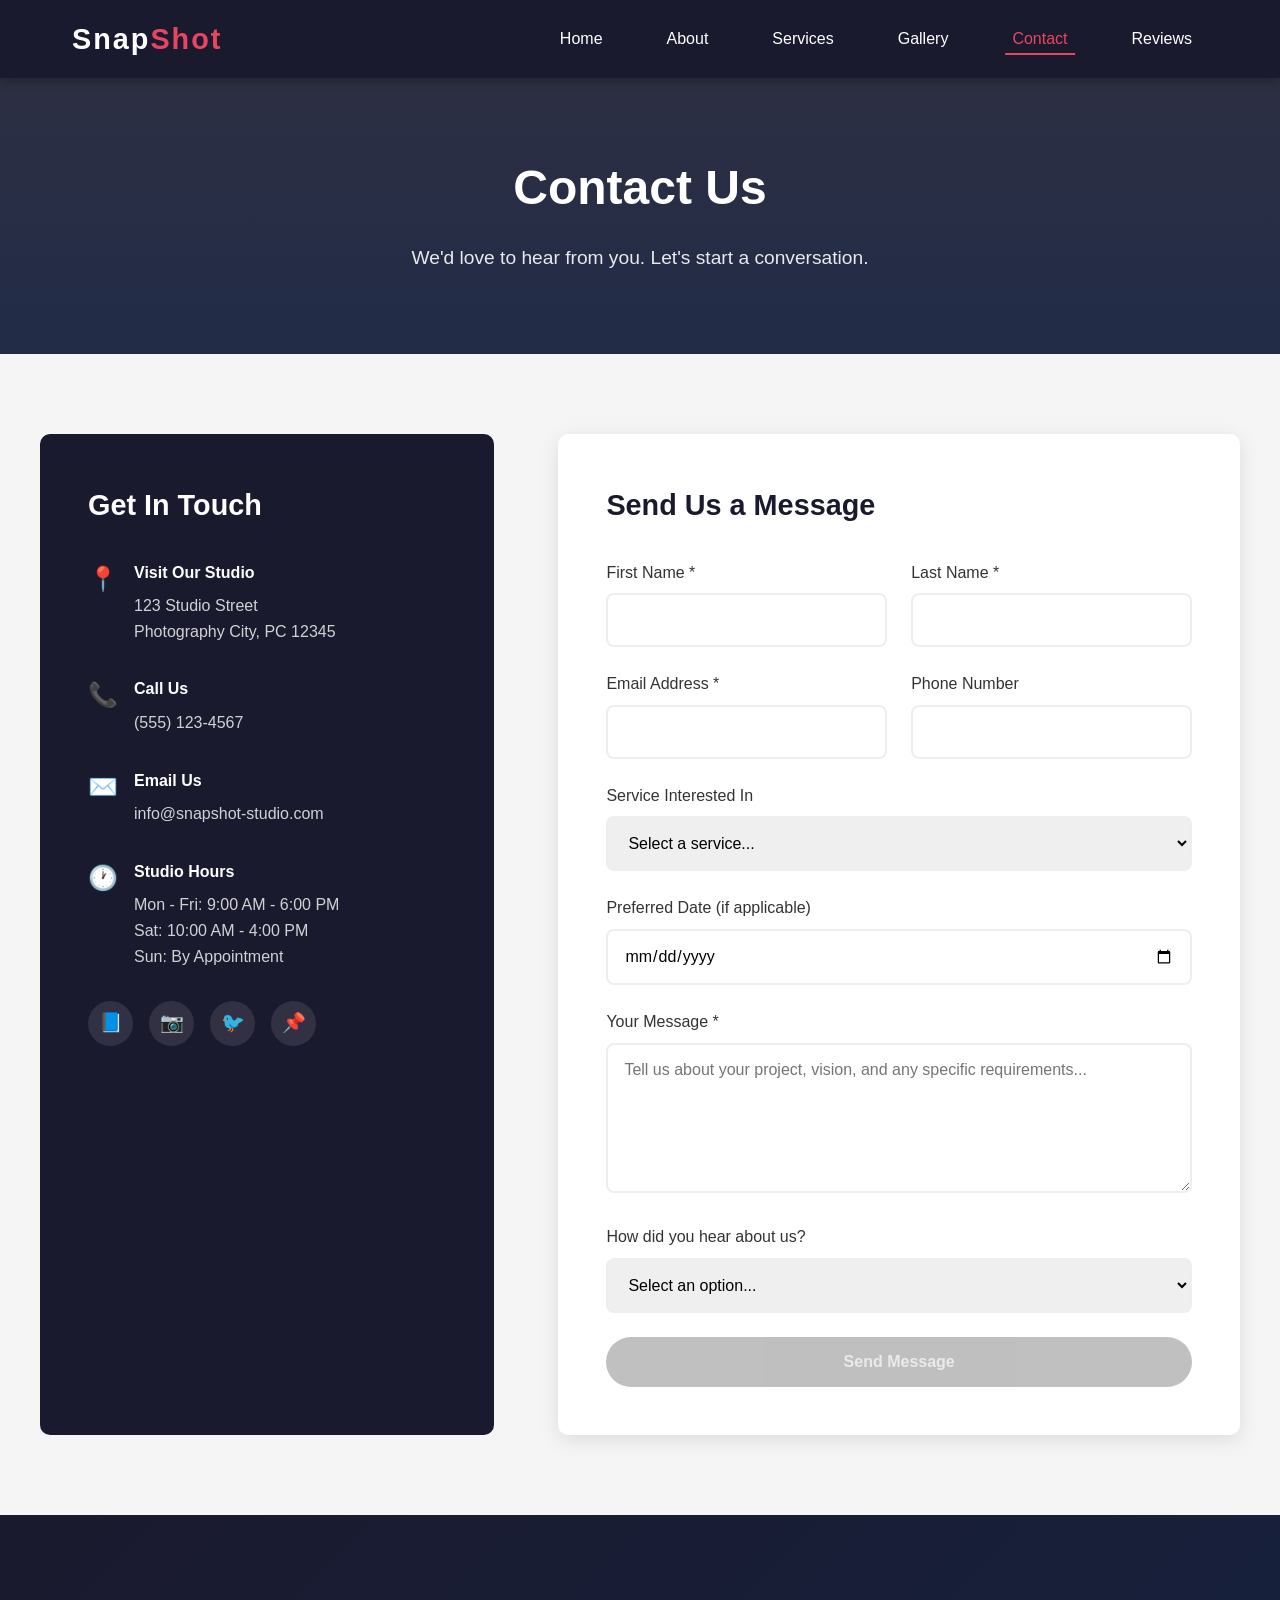
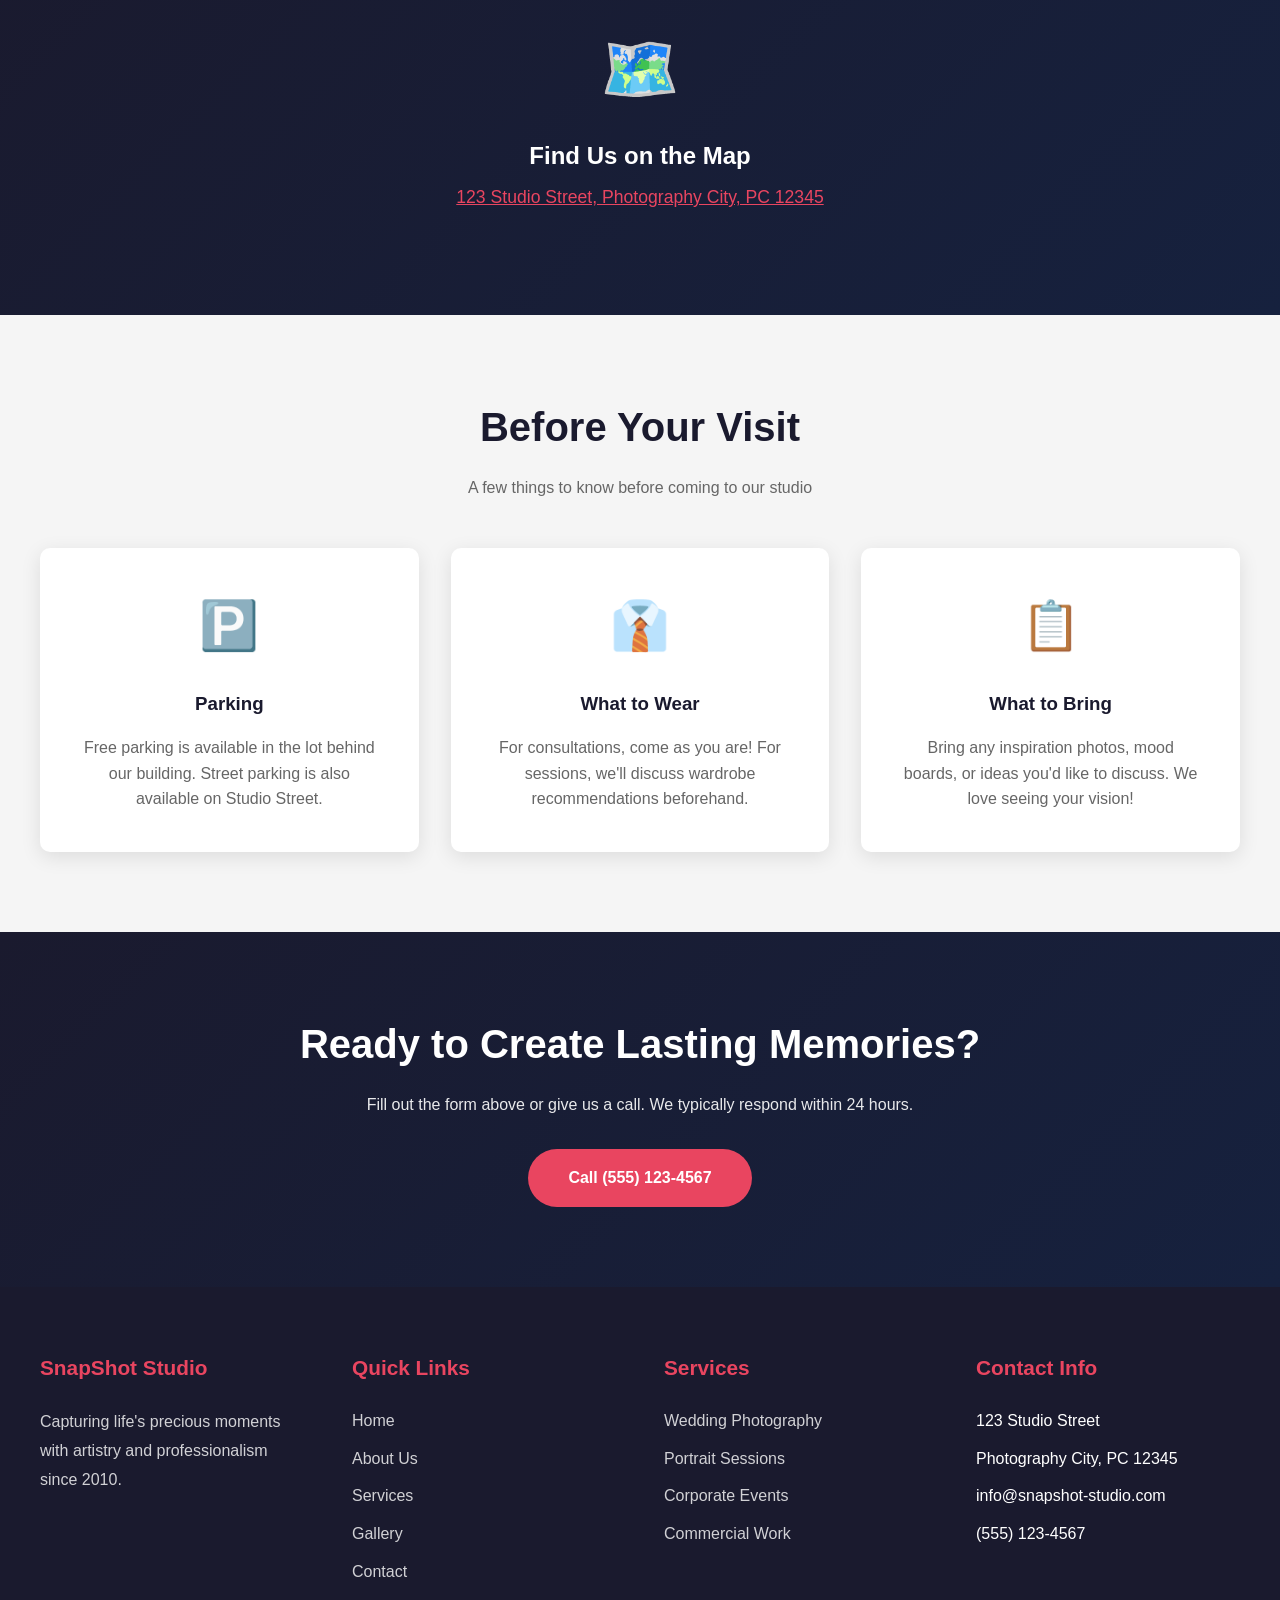
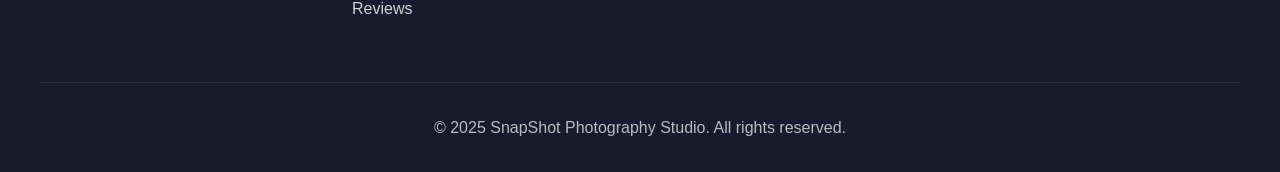
<file: contact.html>
<!DOCTYPE html>
<html lang="en">
<head>
    <meta charset="UTF-8">
    <meta name="viewport" content="width=device-width, initial-scale=1.0">
    <title>Contact - SnapShot Photography Studio</title>
    <link rel="stylesheet" href="styles.css">
    <style>
        .btn:disabled {
            background: #9e9e9e;
            color: #e0e0e0;
            cursor: not-allowed;
            pointer-events: none;
            opacity: 0.65;
            box-shadow: none;
            transform: none;
        }
    </style>
</head>
<body>
    <!-- Header -->
    <header>
        <nav>
            <a href="index.html" class="logo">Snap<span>Shot</span></a>
            <ul class="nav-links">
                <li><a href="index.html">Home</a></li>
                <li><a href="about.html">About</a></li>
                <li><a href="services.html">Services</a></li>
                <li><a href="gallery.html">Gallery</a></li>
                <li><a href="contact.html" class="active">Contact</a></li>
                <li><a href="reviews.html">Reviews</a></li>
            </ul>
            <div class="menu-toggle" onclick="toggleMenu()">
                <span></span>
                <span></span>
                <span></span>
            </div>
        </nav>
    </header>

    <!-- Page Header -->
    <section class="page-header">
        <h1>Contact Us</h1>
        <p>We'd love to hear from you. Let's start a conversation.</p>
    </section>

    <!-- Contact Section -->
    <section>
        <div class="container">
            <div class="contact-wrapper">
                <!-- Contact Info -->
                <div class="contact-info">
                    <h3>Get In Touch</h3>
                    <div class="contact-item">
                        <div class="icon">📍</div>
                        <div>
                            <h4>Visit Our Studio</h4>
                            <p>123 Studio Street<br>Photography City, PC 12345</p>
                        </div>
                    </div>
                    <div class="contact-item">
                        <div class="icon">📞</div>
                        <div>
                            <h4>Call Us</h4>
                            <p>(555) 123-4567</p>
                        </div>
                    </div>
                    <div class="contact-item">
                        <div class="icon">✉️</div>
                        <div>
                            <h4>Email Us</h4>
                            <p>info@snapshot-studio.com</p>
                        </div>
                    </div>
                    <div class="contact-item">
                        <div class="icon">🕐</div>
                        <div>
                            <h4>Studio Hours</h4>
                            <p>Mon - Fri: 9:00 AM - 6:00 PM<br>Sat: 10:00 AM - 4:00 PM<br>Sun: By Appointment</p>
                        </div>
                    </div>
                    <div class="social-links">
                        <a href="#" aria-label="Facebook">📘</a>
                        <a href="#" aria-label="Instagram">📷</a>
                        <a href="#" aria-label="Twitter">🐦</a>
                        <a href="#" aria-label="Pinterest">📌</a>
                    </div>
                </div>

                <!-- Contact Form -->
                <div class="contact-form">
                    <h3>Send Us a Message</h3>
                    <form action="#" method="POST">
                        <div class="form-row">
                            <div class="form-group">
                                <label for="firstName">First Name *</label>
                                <input type="text" id="firstName" name="firstName" required>
                            </div>
                            <div class="form-group">
                                <label for="lastName">Last Name *</label>
                                <input type="text" id="lastName" name="lastName" required>
                            </div>
                        </div>
                        <div class="form-row">
                            <div class="form-group">
                                <label for="email">Email Address *</label>
                                <input type="email" id="email" name="email" required>
                            </div>
                            <div class="form-group">
                                <label for="phone">Phone Number</label>
                                <input type="tel" id="phone" name="phone">
                            </div>
                        </div>
                        <div class="form-group">
                            <label for="service">Service Interested In</label>
                            <select id="service" name="service">
                                <option value="">Select a service...</option>
                                <option value="wedding">Wedding Photography</option>
                                <option value="portrait">Portrait Session</option>
                                <option value="event">Event Coverage</option>
                                <option value="product">Product Photography</option>
                                <option value="commercial">Commercial Photography</option>
                                <option value="engagement">Engagement Session</option>
                                <option value="other">Other</option>
                            </select>
                        </div>
                        <div class="form-group">
                            <label for="date">Preferred Date (if applicable)</label>
                            <input type="date" id="date" name="date">
                        </div>
                        <div class="form-group">
                            <label for="message">Your Message *</label>
                            <textarea id="message" name="message" placeholder="Tell us about your project, vision, and any specific requirements..." required></textarea>
                        </div>
                        <div class="form-group">
                            <label for="referral">How did you hear about us?</label>
                            <select id="referral" name="referral">
                                <option value="">Select an option...</option>
                                <option value="google">Google Search</option>
                                <option value="instagram">Instagram</option>
                                <option value="facebook">Facebook</option>
                                <option value="referral">Friend/Family Referral</option>
                                <option value="wedding-site">Wedding Planning Site</option>
                                <option value="other">Other</option>
                            </select>
                        </div>
                        <button type="submit" class="btn" id="contact-submit" style="width: 100%;" disabled>Send Message</button>
                    </form>
                    <div id="contact-success" class="review-success" style="display: none;">
                        &#10003; Thank you! Your message has been received. We'll be in touch within 24 hours.
                    </div>
                </div>
            </div>
        </div>
    </section>

    <!-- Map Section -->
    <section style="background: white; padding: 0;">
        <div style="background: linear-gradient(135deg, var(--primary-color), var(--secondary-color)); height: 400px; display: flex; align-items: center; justify-content: center; color: white; text-align: center;">
            <div>
                <div style="font-size: 4rem; margin-bottom: 1rem;">🗺️</div>
                <h3 style="font-size: 1.5rem; margin-bottom: 0.5rem;">Find Us on the Map</h3>
                <a href="https://www.google.com/maps/search/?api=1&query=123+Studio+Street,+Photography+City,+PC+12345" target="_blank" style="color: #e94560; text-decoration: underline; font-size: 1.1rem;">123 Studio Street, Photography City, PC 12345</a>
            </div>
        </div>
    </section>

    <!-- Additional Info -->
    <section>
        <div class="container">
            <div class="section-title">
                <h2>Before Your Visit</h2>
                <p>A few things to know before coming to our studio</p>
            </div>
            <div class="features-grid">
                <div class="feature-card">
                    <div class="icon">🅿️</div>
                    <h3>Parking</h3>
                    <p>Free parking is available in the lot behind our building. Street parking is also available on Studio Street.</p>
                </div>
                <div class="feature-card">
                    <div class="icon">👔</div>
                    <h3>What to Wear</h3>
                    <p>For consultations, come as you are! For sessions, we'll discuss wardrobe recommendations beforehand.</p>
                </div>
                <div class="feature-card">
                    <div class="icon">📋</div>
                    <h3>What to Bring</h3>
                    <p>Bring any inspiration photos, mood boards, or ideas you'd like to discuss. We love seeing your vision!</p>
                </div>
            </div>
        </div>
    </section>

    <!-- CTA Section -->
    <section class="cta-section">
        <h2>Ready to Create Lasting Memories?</h2>
        <p>Fill out the form above or give us a call. We typically respond within 24 hours.</p>
        <a href="tel:5551234567" class="btn">Call (555) 123-4567</a>
    </section>

    <!-- Footer -->
    <footer>
        <div class="footer-content">
            <div class="footer-section">
                <h4>SnapShot Studio</h4>
                <p>Capturing life's precious moments with artistry and professionalism since 2010.</p>
            </div>
            <div class="footer-section">
                <h4>Quick Links</h4>
                <ul>
                    <li><a href="index.html">Home</a></li>
                    <li><a href="about.html">About Us</a></li>
                    <li><a href="services.html">Services</a></li>
                    <li><a href="gallery.html">Gallery</a></li>
                    <li><a href="contact.html">Contact</a></li>
                    <li><a href="reviews.html">Reviews</a></li>
                </ul>
            </div>
            <div class="footer-section">
                <h4>Services</h4>
                <ul>
                    <li><a href="services.html">Wedding Photography</a></li>
                    <li><a href="services.html">Portrait Sessions</a></li>
                    <li><a href="services.html">Corporate Events</a></li>
                    <li><a href="services.html">Commercial Work</a></li>
                </ul>
            </div>
            <div class="footer-section">
                <h4>Contact Info</h4>
                <ul>
                    <li>123 Studio Street</li>
                    <li>Photography City, PC 12345</li>
                    <li>info@snapshot-studio.com</li>
                    <li>(555) 123-4567</li>
                </ul>
            </div>
        </div>
        <div class="footer-bottom">
            <p>&copy; 2025 SnapShot Photography Studio. All rights reserved.</p>
        </div>
    </footer>

    <script>
        function toggleMenu() {
            document.querySelector('.nav-links').classList.toggle('active');
        }

        document.querySelector('.contact-form form').addEventListener('submit', function(e) {
            e.preventDefault();
            this.reset();
            validateContactForm();
            var banner = document.getElementById('contact-success');
            banner.style.display = 'block';
            setTimeout(function() {
                banner.style.display = 'none';
            }, 5000);
        });

        // ── Submit button validation ───────────────────────────────────
        var contactSubmit = document.getElementById('contact-submit');
        var contactRequiredIds = ['firstName', 'lastName', 'email', 'message'];

        function validateContactForm() {
            var allFilled = contactRequiredIds.every(function(id) {
                return document.getElementById(id).value.trim() !== '';
            });
            contactSubmit.disabled = !allFilled;
        }

        contactRequiredIds.forEach(function(id) {
            document.getElementById(id).addEventListener('input', validateContactForm);
        });
    </script>
</body>
</html>
</file>
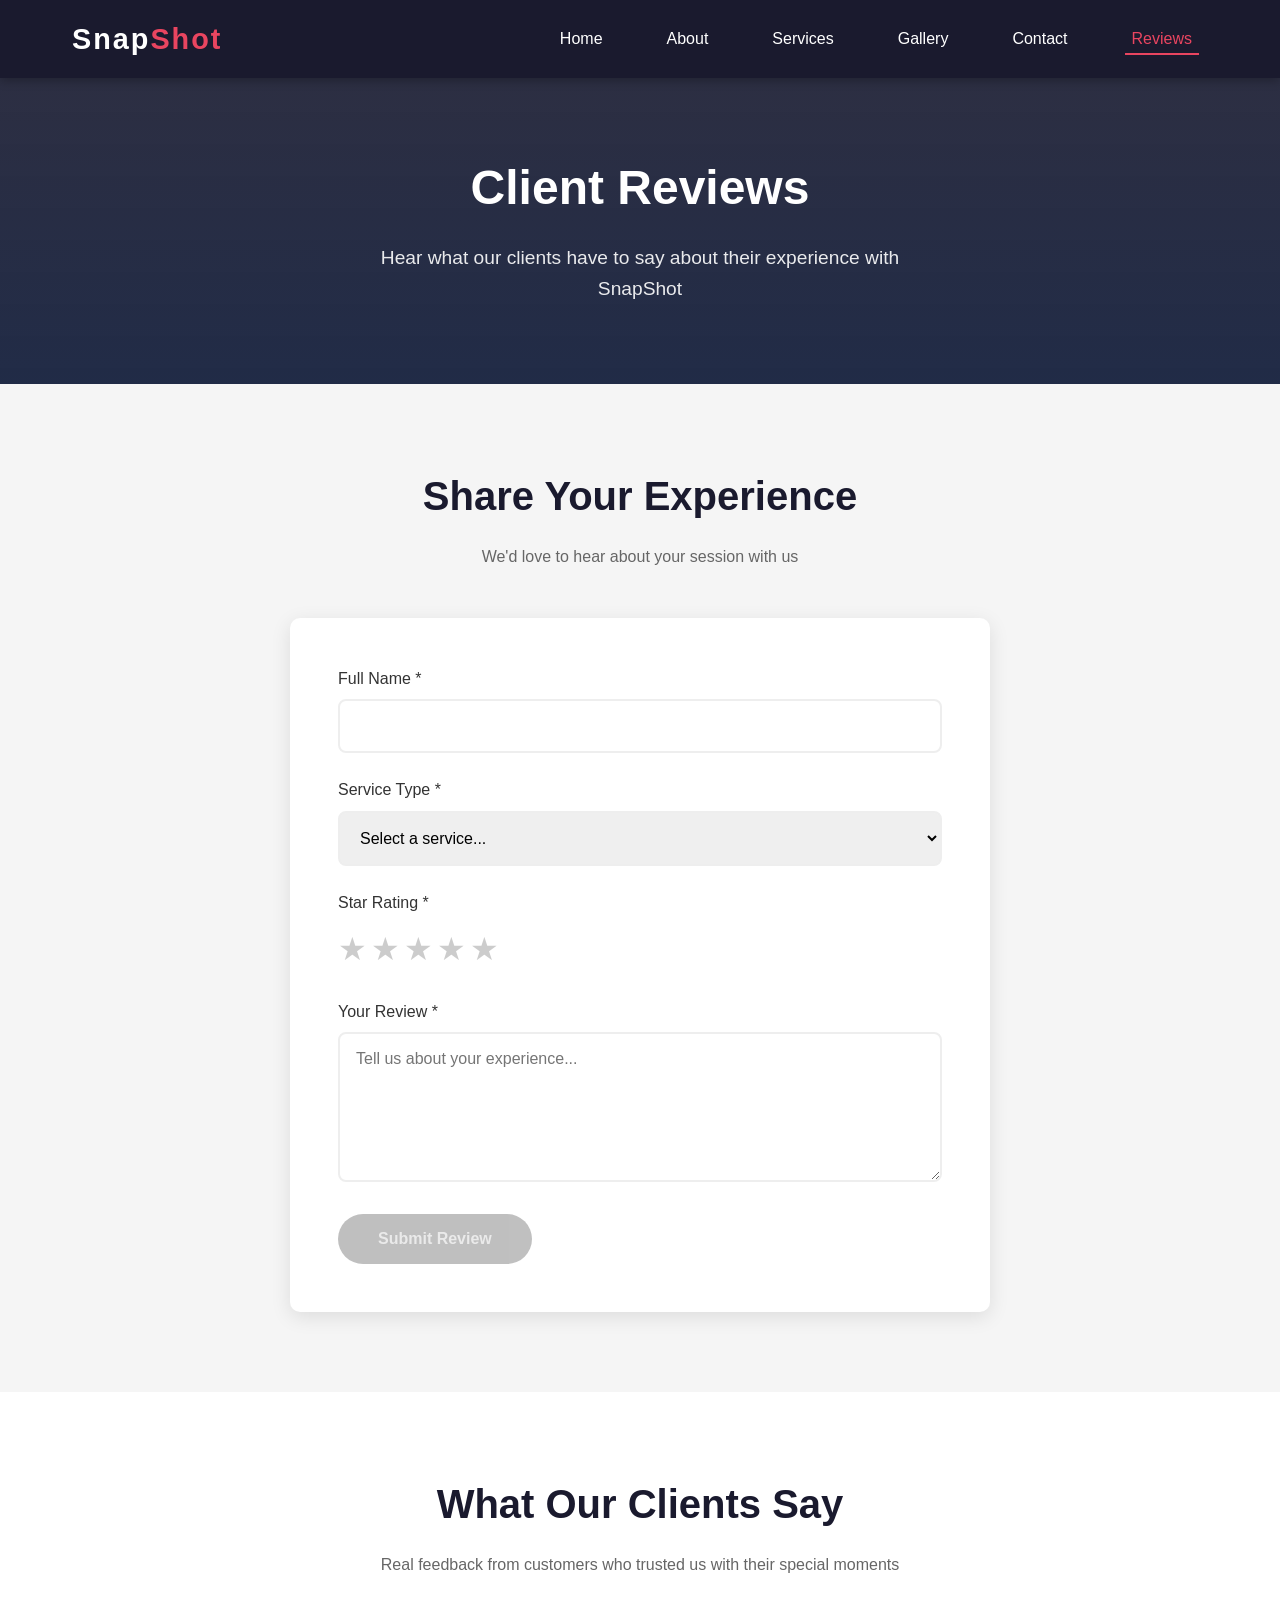
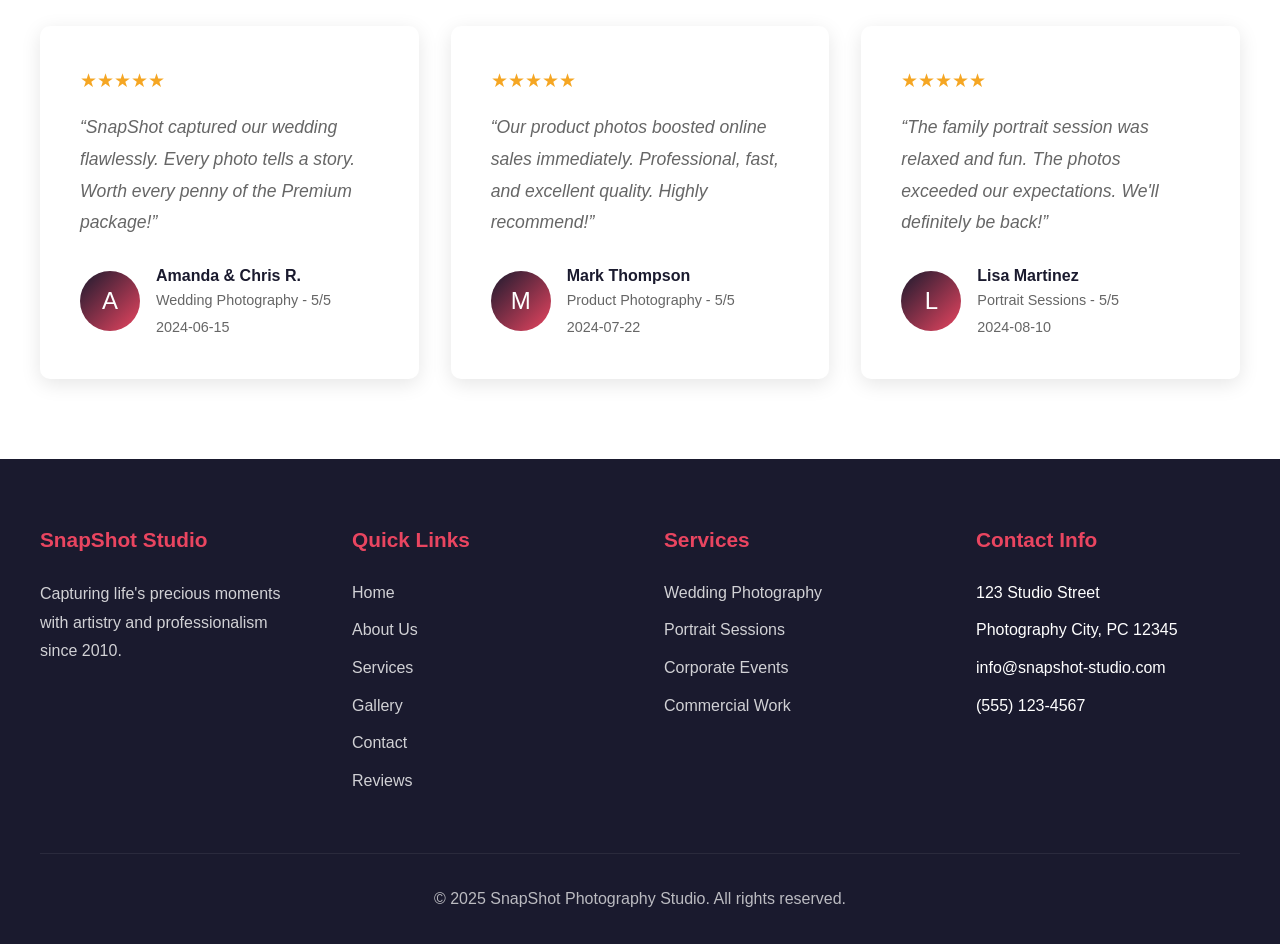
<file: reviews.html>
<!DOCTYPE html>
<html lang="en">
<head>
    <meta charset="UTF-8">
    <meta name="viewport" content="width=device-width, initial-scale=1.0">
    <title>Reviews - SnapShot Photography Studio</title>
    <link rel="stylesheet" href="styles.css">
    <style>
        .btn:disabled {
            background: #9e9e9e;
            color: #e0e0e0;
            cursor: not-allowed;
            pointer-events: none;
            opacity: 0.65;
            box-shadow: none;
            transform: none;
        }
    </style>
</head>
<body>
    <!-- Header -->
    <header>
        <nav>
            <a href="index.html" class="logo">Snap<span>Shot</span></a>
            <ul class="nav-links">
                <li><a href="index.html">Home</a></li>
                <li><a href="about.html">About</a></li>
                <li><a href="services.html">Services</a></li>
                <li><a href="gallery.html">Gallery</a></li>
                <li><a href="contact.html">Contact</a></li>
                <li><a href="reviews.html" class="active">Reviews</a></li>
            </ul>
            <div class="menu-toggle" onclick="toggleMenu()">
                <span></span>
                <span></span>
                <span></span>
            </div>
        </nav>
    </header>

    <!-- Page Header -->
    <section class="page-header">
        <h1>Client Reviews</h1>
        <p>Hear what our clients have to say about their experience with SnapShot</p>
    </section>

    <!-- Review Form -->
    <section>
        <div class="container">
            <div class="section-title">
                <h2>Share Your Experience</h2>
                <p>We'd love to hear about your session with us</p>
            </div>
            <div class="review-form-card">
                <form id="review-form">
                    <div class="form-group">
                        <label for="review-name">Full Name *</label>
                        <input type="text" id="review-name" name="name" required>
                    </div>
                    <div class="form-group">
                        <label for="review-service">Service Type *</label>
                        <select id="review-service" name="service" required>
                            <option value="">Select a service...</option>
                            <option value="Wedding Photography">Wedding Photography</option>
                            <option value="Portrait Sessions">Portrait Sessions</option>
                            <option value="Event Coverage">Event Coverage</option>
                            <option value="Product Photography">Product Photography</option>
                            <option value="Commercial Photography">Commercial Photography</option>
                            <option value="Engagement Sessions">Engagement Sessions</option>
                        </select>
                    </div>
                    <div class="form-group">
                        <label>Star Rating *</label>
                        <div class="star-rating" id="star-rating" role="group" aria-label="Star rating">
                            <span class="star" data-value="1" tabindex="0" role="radio" aria-label="1 star">★</span>
                            <span class="star" data-value="2" tabindex="0" role="radio" aria-label="2 stars">★</span>
                            <span class="star" data-value="3" tabindex="0" role="radio" aria-label="3 stars">★</span>
                            <span class="star" data-value="4" tabindex="0" role="radio" aria-label="4 stars">★</span>
                            <span class="star" data-value="5" tabindex="0" role="radio" aria-label="5 stars">★</span>
                        </div>
                        <div class="field-error" id="star-error" style="display: none;">Please select a star rating.</div>
                    </div>
                    <div class="form-group">
                        <label for="review-text">Your Review *</label>
                        <textarea id="review-text" name="text" placeholder="Tell us about your experience..." required></textarea>
                    </div>
                    <button type="submit" class="btn" id="review-submit" disabled>Submit Review</button>
                </form>
                <div class="review-success" id="review-success" style="display: none;">
                    &#10003; Thank you! Your review has been submitted successfully.
                </div>
            </div>
        </div>
    </section>

    <!-- Reviews Display -->
    <section style="background: white;">
        <div class="container">
            <div class="section-title">
                <h2>What Our Clients Say</h2>
                <p>Real feedback from customers who trusted us with their special moments</p>
            </div>
            <div class="testimonials-grid" id="reviews-grid"></div>
        </div>
    </section>

    <!-- Footer -->
    <footer>
        <div class="footer-content">
            <div class="footer-section">
                <h4>SnapShot Studio</h4>
                <p>Capturing life's precious moments with artistry and professionalism since 2010.</p>
            </div>
            <div class="footer-section">
                <h4>Quick Links</h4>
                <ul>
                    <li><a href="index.html">Home</a></li>
                    <li><a href="about.html">About Us</a></li>
                    <li><a href="services.html">Services</a></li>
                    <li><a href="gallery.html">Gallery</a></li>
                    <li><a href="contact.html">Contact</a></li>
                    <li><a href="reviews.html">Reviews</a></li>
                </ul>
            </div>
            <div class="footer-section">
                <h4>Services</h4>
                <ul>
                    <li><a href="services.html">Wedding Photography</a></li>
                    <li><a href="services.html">Portrait Sessions</a></li>
                    <li><a href="services.html">Corporate Events</a></li>
                    <li><a href="services.html">Commercial Work</a></li>
                </ul>
            </div>
            <div class="footer-section">
                <h4>Contact Info</h4>
                <ul>
                    <li>123 Studio Street</li>
                    <li>Photography City, PC 12345</li>
                    <li>info@snapshot-studio.com</li>
                    <li>(555) 123-4567</li>
                </ul>
            </div>
        </div>
        <div class="footer-bottom">
            <p>&copy; 2025 SnapShot Photography Studio. All rights reserved.</p>
        </div>
    </footer>

    <script>
        function toggleMenu() {
            document.querySelector('.nav-links').classList.toggle('active');
        }

        // Seed reviews — always displayed, never stored in localStorage
        var SEED_REVIEWS = [
            {
                id: 'seed-1',
                name: 'Amanda & Chris R.',
                service: 'Wedding Photography',
                rating: 5,
                text: 'SnapShot captured our wedding flawlessly. Every photo tells a story. Worth every penny of the Premium package!',
                date: '2024-06-15'
            },
            {
                id: 'seed-2',
                name: 'Mark Thompson',
                service: 'Product Photography',
                rating: 5,
                text: 'Our product photos boosted online sales immediately. Professional, fast, and excellent quality. Highly recommend!',
                date: '2024-07-22'
            },
            {
                id: 'seed-3',
                name: 'Lisa Martinez',
                service: 'Portrait Sessions',
                rating: 5,
                text: "The family portrait session was relaxed and fun. The photos exceeded our expectations. We'll definitely be back!",
                date: '2024-08-10'
            }
        ];

        function loadReviews() {
            try {
                return JSON.parse(localStorage.getItem('snapshot_reviews')) || [];
            } catch (e) {
                return [];
            }
        }

        function saveReviews(reviews) {
            localStorage.setItem('snapshot_reviews', JSON.stringify(reviews));
        }

        function escapeHTML(str) {
            return String(str)
                .replace(/&/g, '&amp;')
                .replace(/</g, '&lt;')
                .replace(/>/g, '&gt;')
                .replace(/"/g, '&quot;')
                .replace(/'/g, '&#39;');
        }

        function starsHTML(rating) {
            var out = '';
            for (var i = 1; i <= 5; i++) {
                out += i <= rating ? '★' : '☆';
            }
            return out;
        }

        function renderReviews() {
            var grid = document.getElementById('reviews-grid');
            var userReviews = loadReviews().slice().reverse();
            var allReviews = SEED_REVIEWS.concat(userReviews);

            grid.innerHTML = allReviews.map(function(r) {
                return '<div class="testimonial-card">' +
                    '<div style="color: #f5a623; font-size: 1.2rem; margin-bottom: 1rem;">' + starsHTML(r.rating) + '</div>' +
                    '<p class="quote">&ldquo;' + escapeHTML(r.text) + '&rdquo;</p>' +
                    '<div class="author">' +
                        '<div class="avatar">' + escapeHTML(r.name.charAt(0).toUpperCase()) + '</div>' +
                        '<div class="author-info">' +
                            '<h4>' + escapeHTML(r.name) + '</h4>' +
                            '<p>' + escapeHTML(r.service) + ' - ' + r.rating + '/5</p>' +
                            '<p class="review-date">' + escapeHTML(r.date) + '</p>' +
                        '</div>' +
                    '</div>' +
                '</div>';
            }).join('');
        }


        var reviewSubmit = document.getElementById('review-submit');

        function validateReviewForm() {
            var name    = document.getElementById('review-name').value.trim();
            var service = document.getElementById('review-service').value;
            var text    = document.getElementById('review-text').value.trim();
            reviewSubmit.disabled = !(name && service && selectedRating > 0 && text);
        }

        document.getElementById('review-name').addEventListener('input', validateReviewForm);
        document.getElementById('review-service').addEventListener('change', validateReviewForm);
        document.getElementById('review-text').addEventListener('input', validateReviewForm);
        // Star rating widget
        var selectedRating = 0;
        var stars = document.querySelectorAll('.star');

        stars.forEach(function(star) {
            star.addEventListener('mouseover', function() {
                var val = parseInt(this.getAttribute('data-value'));
                stars.forEach(function(s) {
                    if (parseInt(s.getAttribute('data-value')) <= val) {
                        s.classList.add('hovered');
                    } else {
                        s.classList.remove('hovered');
                    }
                });
            });

            star.addEventListener('click', function() {
                selectedRating = parseInt(this.getAttribute('data-value'));
                stars.forEach(function(s) {
                    var val = parseInt(s.getAttribute('data-value')) <= selectedRating;
                    s.classList.toggle('selected', val);
                    s.setAttribute('aria-checked', val ? 'true' : 'false');
                });
                document.getElementById('star-error').style.display = 'none';
                validateReviewForm();
            });

            star.addEventListener('keydown', function(e) {
                if (e.key === 'Enter' || e.key === ' ') {
                    e.preventDefault();
                    this.click();
                }
            });
        });

        document.getElementById('star-rating').addEventListener('mouseleave', function() {
            stars.forEach(function(s) {
                s.classList.remove('hovered');
            });
        });

        // Form submission
        document.getElementById('review-form').addEventListener('submit', function(e) {
            e.preventDefault();

            if (selectedRating === 0) {
                document.getElementById('star-error').style.display = 'block';
                return;
            }

            var review = {
                id: 'user-' + Date.now(),
                name: document.getElementById('review-name').value.trim(),
                service: document.getElementById('review-service').value,
                rating: selectedRating,
                text: document.getElementById('review-text').value.trim(),
                date: new Date().toISOString().slice(0, 10)
            };

            var reviews = loadReviews();
            reviews.push(review);
            saveReviews(reviews);
            renderReviews();

            // Reset form state
            this.reset();
            selectedRating = 0;
            stars.forEach(function(s) {
                s.classList.remove('selected', 'hovered');
            });
            validateReviewForm();

            // Show success banner for 5 seconds
            var banner = document.getElementById('review-success');
            banner.style.display = 'block';
            setTimeout(function() {
                banner.style.display = 'none';
            }, 5000);
        });

        // Initial render
        renderReviews();
    </script>
</body>
</html>
</file>
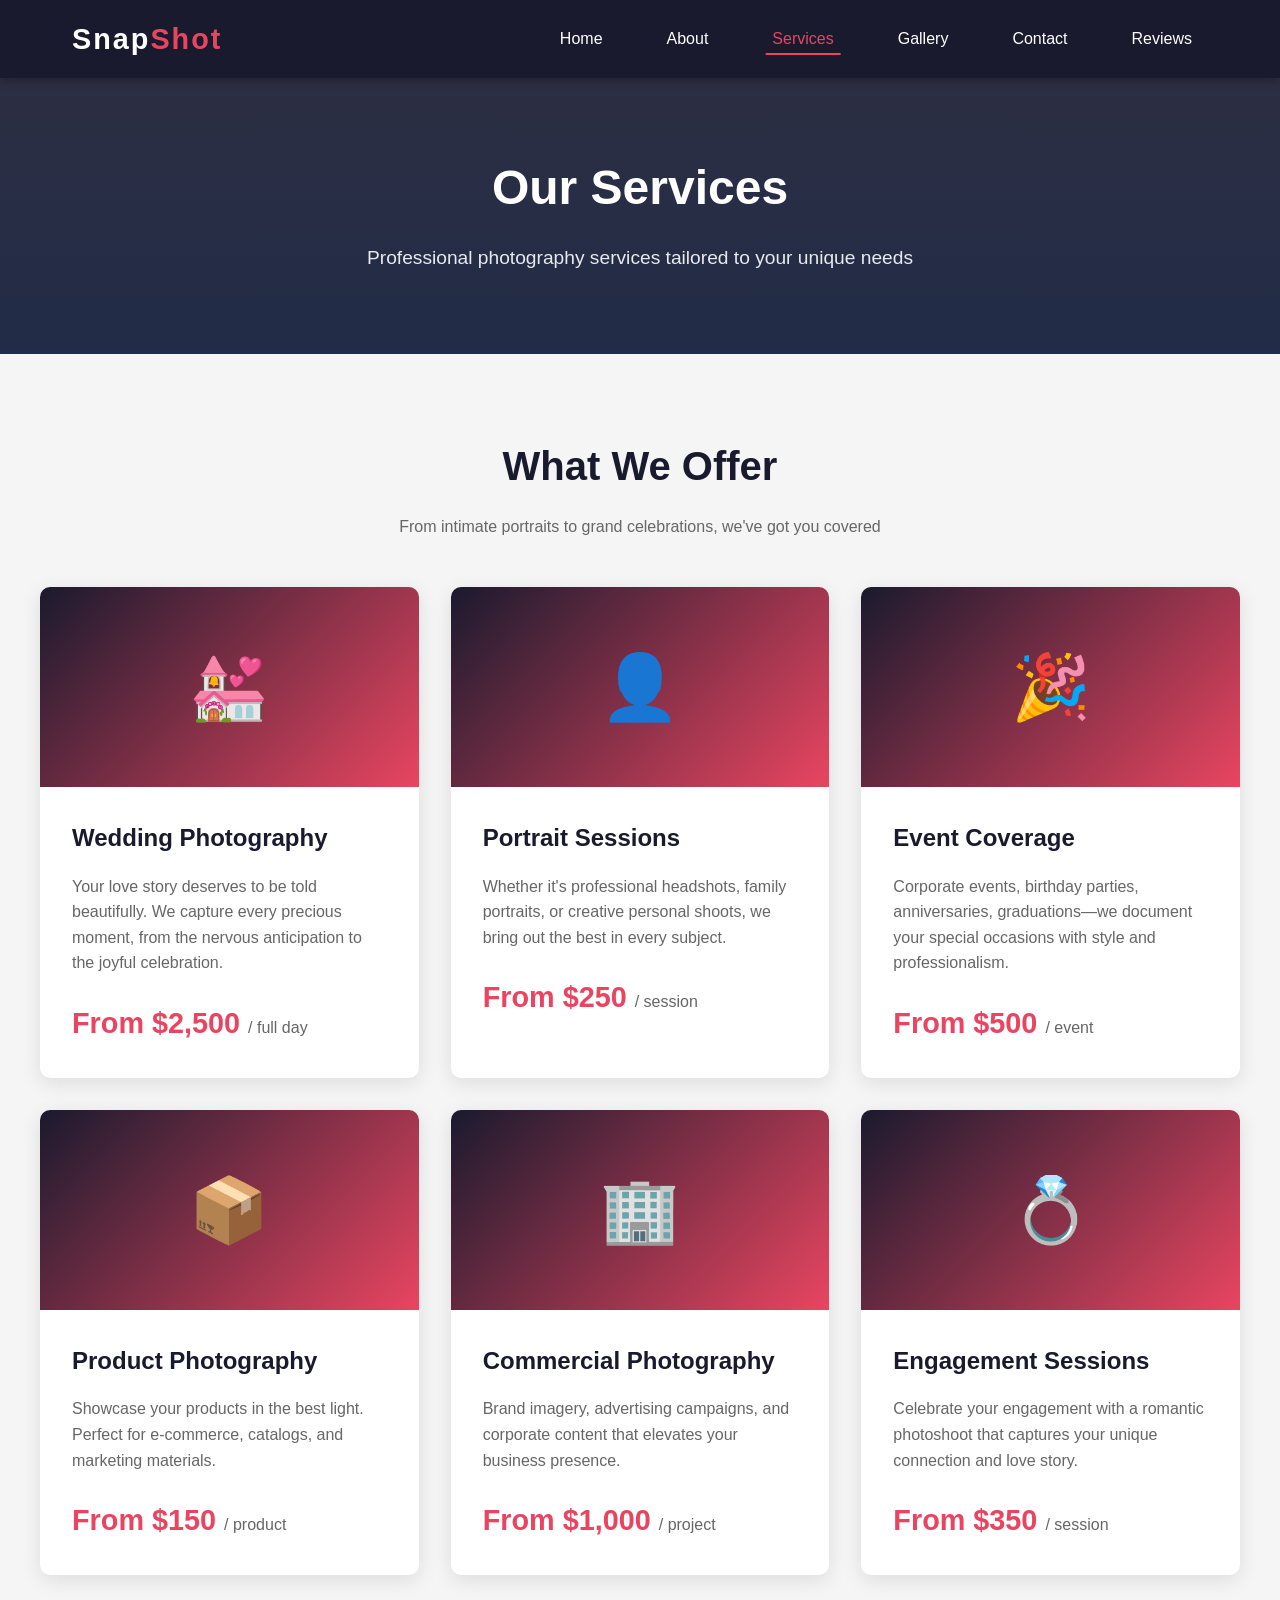
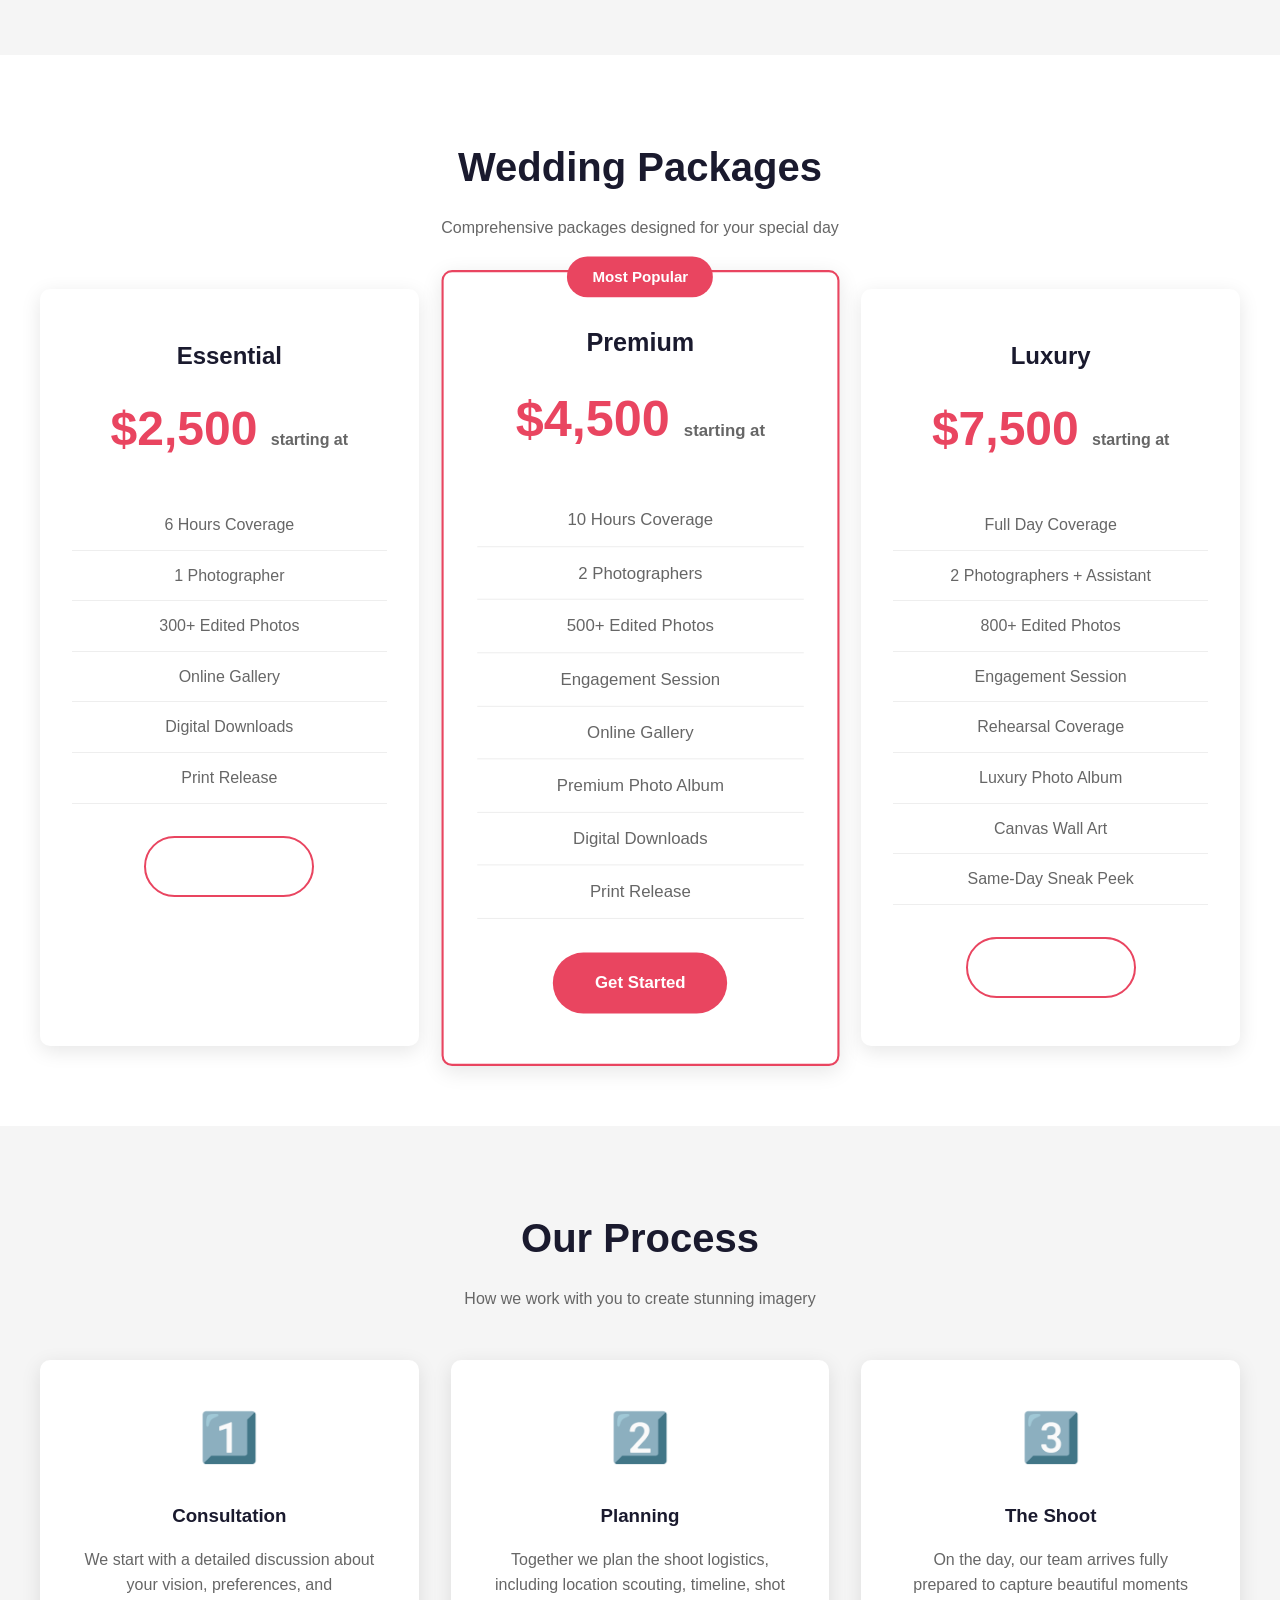
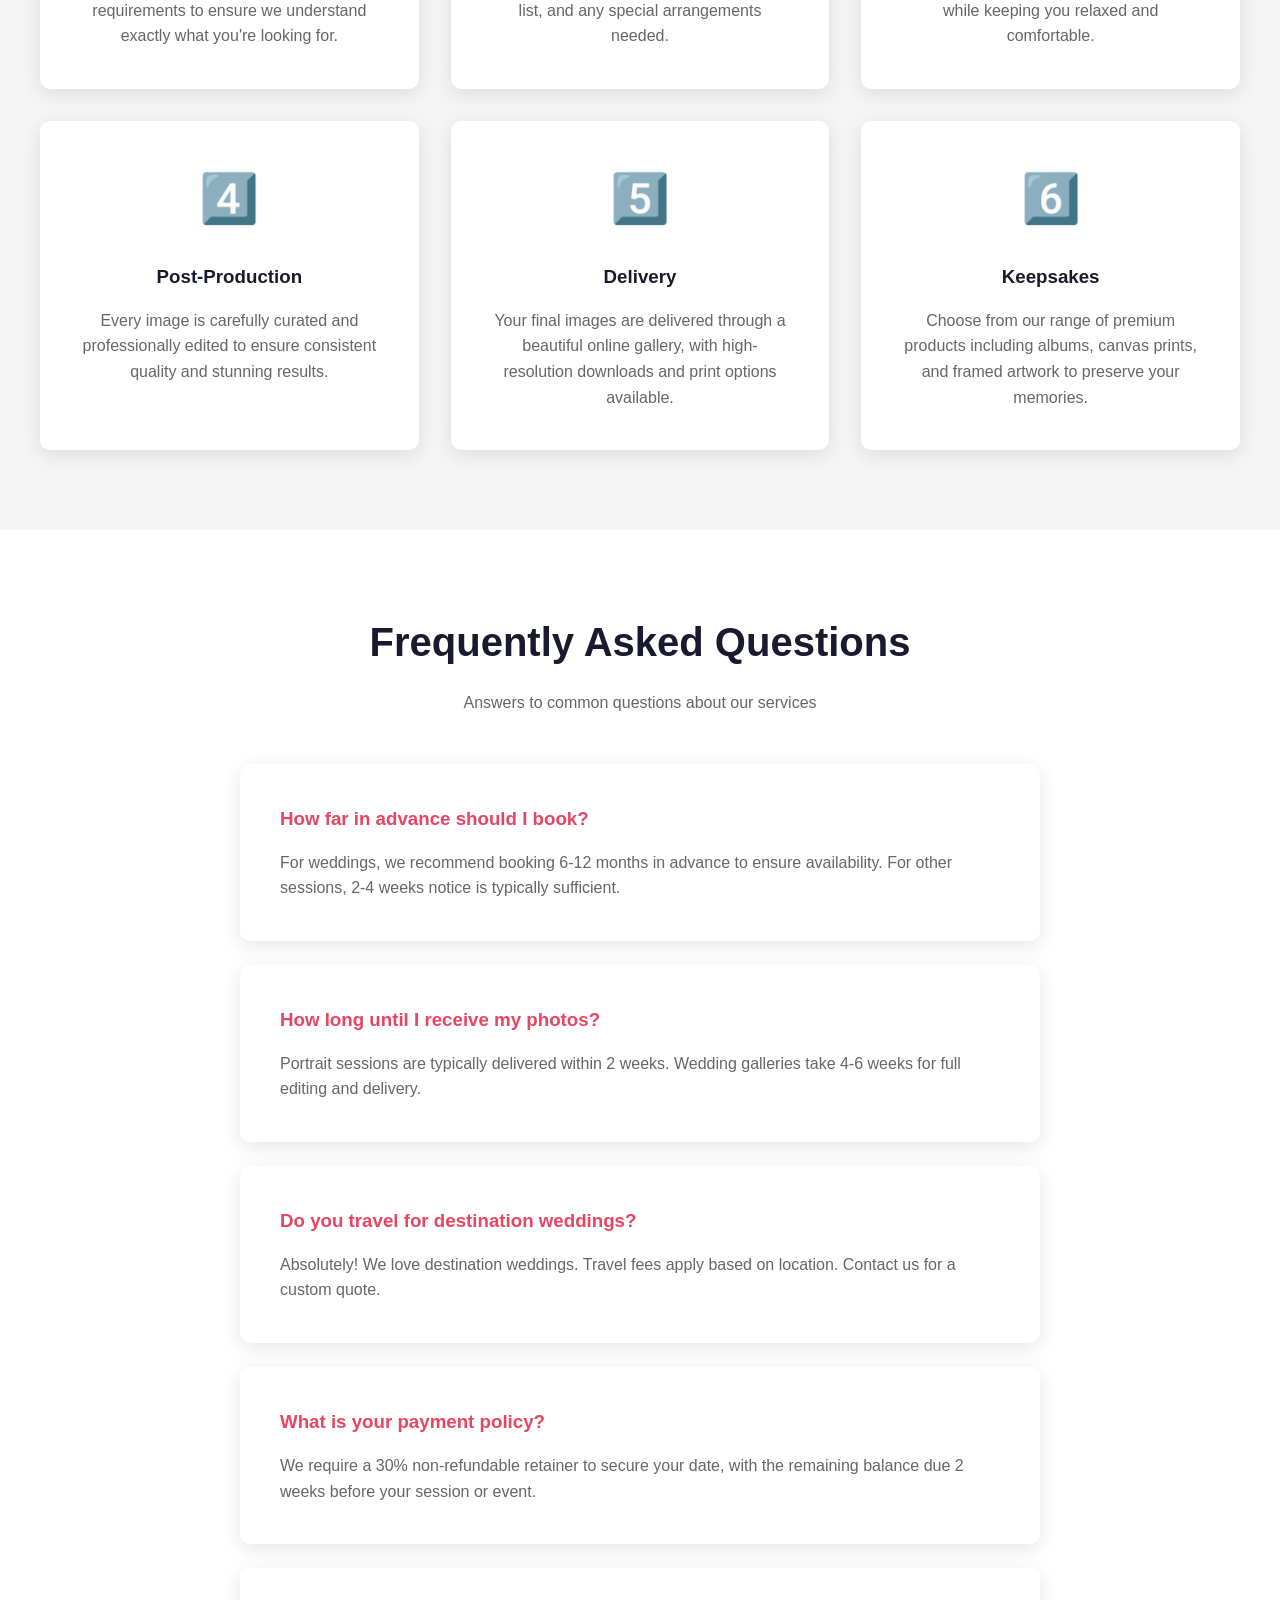
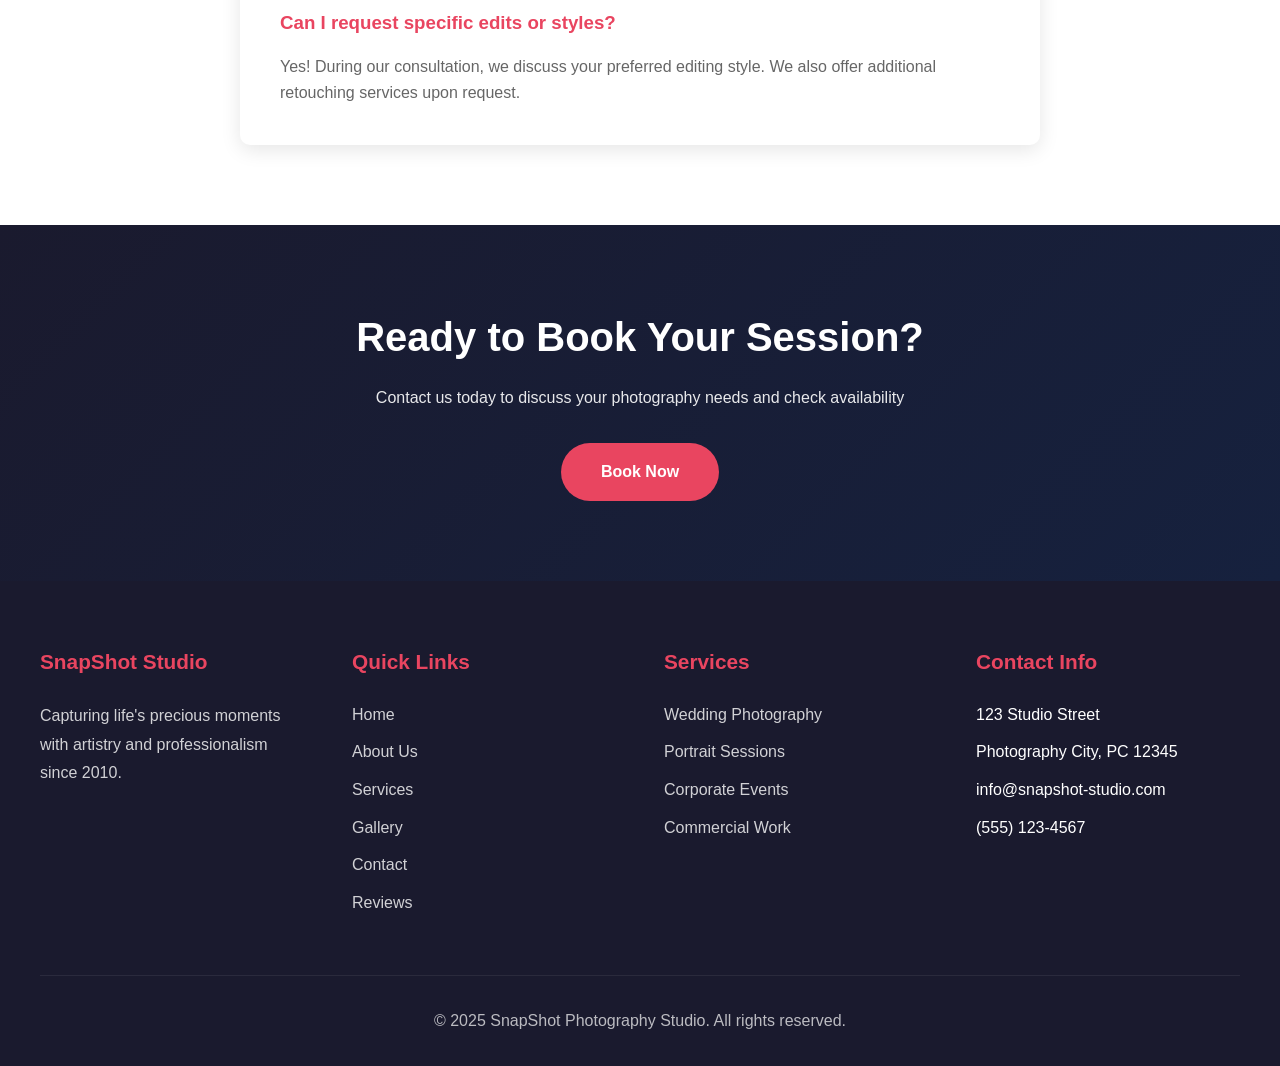
<file: services.html>
<!DOCTYPE html>
<html lang="en">
<head>
    <meta charset="UTF-8">
    <meta name="viewport" content="width=device-width, initial-scale=1.0">
    <title>Services - SnapShot Photography Studio</title>
    <link rel="stylesheet" href="styles.css">
</head>
<body>
    <!-- Header -->
    <header>
        <nav>
            <a href="index.html" class="logo">Snap<span>Shot</span></a>
            <ul class="nav-links">
                <li><a href="index.html">Home</a></li>
                <li><a href="about.html">About</a></li>
                <li><a href="services.html" class="active">Services</a></li>
                <li><a href="gallery.html">Gallery</a></li>
                <li><a href="contact.html">Contact</a></li>
                <li><a href="reviews.html">Reviews</a></li>
            </ul>
            <div class="menu-toggle" onclick="toggleMenu()">
                <span></span>
                <span></span>
                <span></span>
            </div>
        </nav>
    </header>

    <!-- Page Header -->
    <section class="page-header">
        <h1>Our Services</h1>
        <p>Professional photography services tailored to your unique needs</p>
    </section>

    <!-- Services Grid -->
    <section>
        <div class="container">
            <div class="section-title">
                <h2>What We Offer</h2>
                <p>From intimate portraits to grand celebrations, we've got you covered</p>
            </div>
            <div class="services-grid">
                <div class="service-card">
                    <div class="service-image">💒</div>
                    <div class="service-content">
                        <h3>Wedding Photography</h3>
                        <p>Your love story deserves to be told beautifully. We capture every precious moment, from the nervous anticipation to the joyful celebration.</p>
                        <div class="price">From $2,500 <span>/ full day</span></div>
                    </div>
                </div>
                <div class="service-card">
                    <div class="service-image">👤</div>
                    <div class="service-content">
                        <h3>Portrait Sessions</h3>
                        <p>Whether it's professional headshots, family portraits, or creative personal shoots, we bring out the best in every subject.</p>
                        <div class="price">From $250 <span>/ session</span></div>
                    </div>
                </div>
                <div class="service-card">
                    <div class="service-image">🎉</div>
                    <div class="service-content">
                        <h3>Event Coverage</h3>
                        <p>Corporate events, birthday parties, anniversaries, graduations—we document your special occasions with style and professionalism.</p>
                        <div class="price">From $500 <span>/ event</span></div>
                    </div>
                </div>
                <div class="service-card">
                    <div class="service-image">📦</div>
                    <div class="service-content">
                        <h3>Product Photography</h3>
                        <p>Showcase your products in the best light. Perfect for e-commerce, catalogs, and marketing materials.</p>
                        <div class="price">From $150 <span>/ product</span></div>
                    </div>
                </div>
                <div class="service-card">
                    <div class="service-image">🏢</div>
                    <div class="service-content">
                        <h3>Commercial Photography</h3>
                        <p>Brand imagery, advertising campaigns, and corporate content that elevates your business presence.</p>
                        <div class="price">From $1,000 <span>/ project</span></div>
                    </div>
                </div>
                <div class="service-card">
                    <div class="service-image">💍</div>
                    <div class="service-content">
                        <h3>Engagement Sessions</h3>
                        <p>Celebrate your engagement with a romantic photoshoot that captures your unique connection and love story.</p>
                        <div class="price">From $350 <span>/ session</span></div>
                    </div>
                </div>
            </div>
        </div>
    </section>

    <!-- Pricing Packages -->
    <section style="background: white;">
        <div class="container">
            <div class="section-title">
                <h2>Wedding Packages</h2>
                <p>Comprehensive packages designed for your special day</p>
            </div>
            <div class="pricing-grid">
                <div class="pricing-card">
                    <h3>Essential</h3>
                    <div class="price">$2,500 <span>starting at</span></div>
                    <ul>
                        <li>6 Hours Coverage</li>
                        <li>1 Photographer</li>
                        <li>300+ Edited Photos</li>
                        <li>Online Gallery</li>
                        <li>Digital Downloads</li>
                        <li>Print Release</li>
                    </ul>
                    <a href="contact.html" class="btn btn-outline">Get Started</a>
                </div>
                <div class="pricing-card featured">
                    <h3>Premium</h3>
                    <div class="price">$4,500 <span>starting at</span></div>
                    <ul>
                        <li>10 Hours Coverage</li>
                        <li>2 Photographers</li>
                        <li>500+ Edited Photos</li>
                        <li>Engagement Session</li>
                        <li>Online Gallery</li>
                        <li>Premium Photo Album</li>
                        <li>Digital Downloads</li>
                        <li>Print Release</li>
                    </ul>
                    <a href="contact.html" class="btn">Get Started</a>
                </div>
                <div class="pricing-card">
                    <h3>Luxury</h3>
                    <div class="price">$7,500 <span>starting at</span></div>
                    <ul>
                        <li>Full Day Coverage</li>
                        <li>2 Photographers + Assistant</li>
                        <li>800+ Edited Photos</li>
                        <li>Engagement Session</li>
                        <li>Rehearsal Coverage</li>
                        <li>Luxury Photo Album</li>
                        <li>Canvas Wall Art</li>
                        <li>Same-Day Sneak Peek</li>
                    </ul>
                    <a href="contact.html" class="btn btn-outline">Get Started</a>
                </div>
            </div>
        </div>
    </section>

    <!-- Process Section -->
    <section>
        <div class="container">
            <div class="section-title">
                <h2>Our Process</h2>
                <p>How we work with you to create stunning imagery</p>
            </div>
            <div class="features-grid">
                <div class="feature-card">
                    <div class="icon">1️⃣</div>
                    <h3>Consultation</h3>
                    <p>We start with a detailed discussion about your vision, preferences, and requirements to ensure we understand exactly what you're looking for.</p>
                </div>
                <div class="feature-card">
                    <div class="icon">2️⃣</div>
                    <h3>Planning</h3>
                    <p>Together we plan the shoot logistics, including location scouting, timeline, shot list, and any special arrangements needed.</p>
                </div>
                <div class="feature-card">
                    <div class="icon">3️⃣</div>
                    <h3>The Shoot</h3>
                    <p>On the day, our team arrives fully prepared to capture beautiful moments while keeping you relaxed and comfortable.</p>
                </div>
                <div class="feature-card">
                    <div class="icon">4️⃣</div>
                    <h3>Post-Production</h3>
                    <p>Every image is carefully curated and professionally edited to ensure consistent quality and stunning results.</p>
                </div>
                <div class="feature-card">
                    <div class="icon">5️⃣</div>
                    <h3>Delivery</h3>
                    <p>Your final images are delivered through a beautiful online gallery, with high-resolution downloads and print options available.</p>
                </div>
                <div class="feature-card">
                    <div class="icon">6️⃣</div>
                    <h3>Keepsakes</h3>
                    <p>Choose from our range of premium products including albums, canvas prints, and framed artwork to preserve your memories.</p>
                </div>
            </div>
        </div>
    </section>

    <!-- FAQ Section -->
    <section style="background: white;">
        <div class="container">
            <div class="section-title">
                <h2>Frequently Asked Questions</h2>
                <p>Answers to common questions about our services</p>
            </div>
            <div style="max-width: 800px; margin: 0 auto;">
                <div class="feature-card" style="text-align: left; margin-bottom: 1.5rem;">
                    <h3 style="color: var(--accent-color); margin-bottom: 1rem;">How far in advance should I book?</h3>
                    <p>For weddings, we recommend booking 6-12 months in advance to ensure availability. For other sessions, 2-4 weeks notice is typically sufficient.</p>
                </div>
                <div class="feature-card" style="text-align: left; margin-bottom: 1.5rem;">
                    <h3 style="color: var(--accent-color); margin-bottom: 1rem;">How long until I receive my photos?</h3>
                    <p>Portrait sessions are typically delivered within 2 weeks. Wedding galleries take 4-6 weeks for full editing and delivery.</p>
                </div>
                <div class="feature-card" style="text-align: left; margin-bottom: 1.5rem;">
                    <h3 style="color: var(--accent-color); margin-bottom: 1rem;">Do you travel for destination weddings?</h3>
                    <p>Absolutely! We love destination weddings. Travel fees apply based on location. Contact us for a custom quote.</p>
                </div>
                <div class="feature-card" style="text-align: left; margin-bottom: 1.5rem;">
                    <h3 style="color: var(--accent-color); margin-bottom: 1rem;">What is your payment policy?</h3>
                    <p>We require a 30% non-refundable retainer to secure your date, with the remaining balance due 2 weeks before your session or event.</p>
                </div>
                <div class="feature-card" style="text-align: left;">
                    <h3 style="color: var(--accent-color); margin-bottom: 1rem;">Can I request specific edits or styles?</h3>
                    <p>Yes! During our consultation, we discuss your preferred editing style. We also offer additional retouching services upon request.</p>
                </div>
            </div>
        </div>
    </section>

    <!-- CTA Section -->
    <section class="cta-section">
        <h2>Ready to Book Your Session?</h2>
        <p>Contact us today to discuss your photography needs and check availability</p>
        <a href="contact.html" class="btn">Book Now</a>
    </section>

    <!-- Footer -->
    <footer>
        <div class="footer-content">
            <div class="footer-section">
                <h4>SnapShot Studio</h4>
                <p>Capturing life's precious moments with artistry and professionalism since 2010.</p>
            </div>
            <div class="footer-section">
                <h4>Quick Links</h4>
                <ul>
                    <li><a href="index.html">Home</a></li>
                    <li><a href="about.html">About Us</a></li>
                    <li><a href="services.html">Services</a></li>
                    <li><a href="gallery.html">Gallery</a></li>
                    <li><a href="contact.html">Contact</a></li>
                    <li><a href="reviews.html">Reviews</a></li>
                </ul>
            </div>
            <div class="footer-section">
                <h4>Services</h4>
                <ul>
                    <li><a href="services.html">Wedding Photography</a></li>
                    <li><a href="services.html">Portrait Sessions</a></li>
                    <li><a href="services.html">Corporate Events</a></li>
                    <li><a href="services.html">Commercial Work</a></li>
                </ul>
            </div>
            <div class="footer-section">
                <h4>Contact Info</h4>
                <ul>
                    <li>123 Studio Street</li>
                    <li>Photography City, PC 12345</li>
                    <li>info@snapshot-studio.com</li>
                    <li>(555) 123-4567</li>
                </ul>
            </div>
        </div>
        <div class="footer-bottom">
            <p>&copy; 2025 SnapShot Photography Studio. All rights reserved.</p>
        </div>
    </footer>

    <script>
        function toggleMenu() {
            document.querySelector('.nav-links').classList.toggle('active');
        }
    </script>
</body>
</html>
</file>
<file: styles.css>
/* CSS Reset and Base Styles */
* {
    margin: 0;
    padding: 0;
    box-sizing: border-box;
}

:root {
    --primary-color: #1a1a2e;
    --secondary-color: #16213e;
    --accent-color: #e94560;
    --light-color: #f5f5f5;
    --text-color: #333;
    --text-light: #666;
}

html {
    scroll-behavior: smooth;
}

body {
    font-family: 'Segoe UI', Tahoma, Geneva, Verdana, sans-serif;
    line-height: 1.6;
    color: var(--text-color);
    background-color: var(--light-color);
}

a {
    text-decoration: none;
    color: inherit;
}

ul {
    list-style: none;
}

img {
    max-width: 100%;
    height: auto;
}

/* Header and Navigation */
header {
    background-color: var(--primary-color);
    padding: 1rem 0;
    position: fixed;
    width: 100%;
    top: 0;
    z-index: 1000;
    box-shadow: 0 2px 10px rgba(0, 0, 0, 0.3);
}

nav {
    max-width: 1200px;
    margin: 0 auto;
    padding: 0 2rem;
    display: flex;
    justify-content: space-between;
    align-items: center;
}

.logo {
    font-size: 1.8rem;
    font-weight: 700;
    color: white;
    letter-spacing: 2px;
}

.logo span {
    color: var(--accent-color);
}

.nav-links {
    display: flex;
    gap: 2rem;
}

.nav-links a {
    color: white;
    font-weight: 500;
    padding: 0.5rem 1rem;
    transition: color 0.3s ease;
    position: relative;
}

.nav-links a::after {
    content: '';
    position: absolute;
    bottom: 0;
    left: 50%;
    transform: translateX(-50%);
    width: 0;
    height: 2px;
    background-color: var(--accent-color);
    transition: width 0.3s ease;
}

.nav-links a:hover::after,
.nav-links a.active::after {
    width: 80%;
}

.nav-links a:hover,
.nav-links a.active {
    color: var(--accent-color);
}

.menu-toggle {
    display: none;
    flex-direction: column;
    cursor: pointer;
    gap: 5px;
}

.menu-toggle span {
    width: 25px;
    height: 3px;
    background-color: white;
    transition: 0.3s;
}

/* Hero Section */
.hero {
    height: 100vh;
    background: linear-gradient(rgba(26, 26, 46, 0.8), rgba(22, 33, 62, 0.9)),
                url('https://images.unsplash.com/photo-1542038784456-1ea8e935640e?w=1920') center/cover no-repeat;
    display: flex;
    align-items: center;
    justify-content: center;
    text-align: center;
    color: white;
    padding-top: 80px;
}

.hero-content h1 {
    font-size: 3.5rem;
    margin-bottom: 1rem;
    animation: fadeInUp 1s ease;
}

.hero-content p {
    font-size: 1.3rem;
    margin-bottom: 2rem;
    opacity: 0.9;
    animation: fadeInUp 1s ease 0.2s backwards;
}

.btn {
    display: inline-block;
    padding: 1rem 2.5rem;
    background-color: var(--accent-color);
    color: white;
    font-weight: 600;
    border-radius: 50px;
    transition: all 0.3s ease;
    border: none;
    cursor: pointer;
    font-size: 1rem;
}

.btn:hover {
    background-color: #d63650;
    transform: translateY(-3px);
    box-shadow: 0 10px 20px rgba(233, 69, 96, 0.3);
}

.btn-outline {
    background-color: transparent;
    border: 2px solid var(--accent-color);
}

.btn-outline:hover {
    background-color: var(--accent-color);
}

/* Page Header */
.page-header {
    background: linear-gradient(rgba(26, 26, 46, 0.9), rgba(22, 33, 62, 0.95)),
                url('https://images.unsplash.com/photo-1471341971476-ae15ff5dd4ea?w=1920') center/cover no-repeat;
    padding: 150px 2rem 80px;
    text-align: center;
    color: white;
}

.page-header h1 {
    font-size: 3rem;
    margin-bottom: 1rem;
}

.page-header p {
    font-size: 1.2rem;
    opacity: 0.9;
    max-width: 600px;
    margin: 0 auto;
}

/* Sections */
section {
    padding: 5rem 2rem;
}

.container {
    max-width: 1200px;
    margin: 0 auto;
}

.section-title {
    text-align: center;
    margin-bottom: 3rem;
}

.section-title h2 {
    font-size: 2.5rem;
    color: var(--primary-color);
    margin-bottom: 1rem;
}

.section-title p {
    color: var(--text-light);
    max-width: 600px;
    margin: 0 auto;
}

/* Features Grid */
.features-grid {
    display: grid;
    grid-template-columns: repeat(auto-fit, minmax(300px, 1fr));
    gap: 2rem;
    margin-top: 3rem;
}

.feature-card {
    background: white;
    padding: 2.5rem;
    border-radius: 10px;
    text-align: center;
    box-shadow: 0 5px 20px rgba(0, 0, 0, 0.1);
    transition: transform 0.3s ease;
}

.feature-card:hover {
    transform: translateY(-10px);
}

.feature-card .icon {
    font-size: 3rem;
    margin-bottom: 1.5rem;
}

.feature-card h3 {
    margin-bottom: 1rem;
    color: var(--primary-color);
}

.feature-card p {
    color: var(--text-light);
}

/* Gallery Grid */
.gallery-grid {
    display: grid;
    grid-template-columns: repeat(auto-fit, minmax(300px, 1fr));
    gap: 1.5rem;
}

.gallery-item {
    position: relative;
    overflow: hidden;
    border-radius: 10px;
    aspect-ratio: 4/3;
}

.gallery-item img {
    width: 100%;
    height: 100%;
    object-fit: cover;
    transition: transform 0.5s ease;
}

.gallery-item:hover img {
    transform: scale(1.1);
}

.gallery-overlay {
    position: absolute;
    inset: 0;
    background: linear-gradient(transparent, rgba(26, 26, 46, 0.8));
    display: flex;
    align-items: flex-end;
    padding: 1.5rem;
    opacity: 0;
    transition: opacity 0.3s ease;
}

.gallery-item:hover .gallery-overlay {
    opacity: 1;
}

.gallery-overlay h3 {
    color: white;
    font-size: 1.2rem;
}

/* About Section */
.about-content {
    display: grid;
    grid-template-columns: 1fr 1fr;
    gap: 4rem;
    align-items: center;
}

.about-image {
    border-radius: 10px;
    overflow: hidden;
    box-shadow: 0 20px 40px rgba(0, 0, 0, 0.2);
}

.about-image img {
    width: 100%;
    height: 100%;
    object-fit: cover;
}

.about-text h2 {
    font-size: 2.5rem;
    color: var(--primary-color);
    margin-bottom: 1.5rem;
}

.about-text p {
    color: var(--text-light);
    margin-bottom: 1.5rem;
}

/* Team Grid */
.team-grid {
    display: grid;
    grid-template-columns: repeat(auto-fit, minmax(280px, 1fr));
    gap: 2rem;
}

.team-member {
    background: white;
    border-radius: 10px;
    overflow: hidden;
    box-shadow: 0 5px 20px rgba(0, 0, 0, 0.1);
    text-align: center;
}

.team-member .photo {
    height: 300px;
    background: linear-gradient(135deg, var(--primary-color), var(--secondary-color));
    display: flex;
    align-items: center;
    justify-content: center;
    font-size: 5rem;
    color: white;
}

.team-member .info {
    padding: 1.5rem;
}

.team-member h3 {
    color: var(--primary-color);
    margin-bottom: 0.5rem;
}

.team-member .role {
    color: var(--accent-color);
    font-weight: 500;
}

/* Services */
.services-grid {
    display: grid;
    grid-template-columns: repeat(auto-fit, minmax(350px, 1fr));
    gap: 2rem;
}

.service-card {
    background: white;
    border-radius: 10px;
    overflow: hidden;
    box-shadow: 0 5px 20px rgba(0, 0, 0, 0.1);
    transition: transform 0.3s ease;
}

.service-card:hover {
    transform: translateY(-10px);
}

.service-image {
    height: 200px;
    background: linear-gradient(135deg, var(--primary-color), var(--accent-color));
    display: flex;
    align-items: center;
    justify-content: center;
    font-size: 4rem;
}

.service-content {
    padding: 2rem;
}

.service-content h3 {
    font-size: 1.5rem;
    color: var(--primary-color);
    margin-bottom: 1rem;
}

.service-content p {
    color: var(--text-light);
    margin-bottom: 1.5rem;
}

.service-content .price {
    font-size: 1.8rem;
    font-weight: 700;
    color: var(--accent-color);
}

.service-content .price span {
    font-size: 1rem;
    color: var(--text-light);
    font-weight: 400;
}

/* Pricing Table */
.pricing-grid {
    display: grid;
    grid-template-columns: repeat(auto-fit, minmax(300px, 1fr));
    gap: 2rem;
    margin-top: 3rem;
}

.pricing-card {
    background: white;
    border-radius: 10px;
    padding: 3rem 2rem;
    text-align: center;
    box-shadow: 0 5px 20px rgba(0, 0, 0, 0.1);
    position: relative;
    transition: transform 0.3s ease;
}

.pricing-card.featured {
    transform: scale(1.05);
    border: 2px solid var(--accent-color);
}

.pricing-card.featured::before {
    content: 'Most Popular';
    position: absolute;
    top: -15px;
    left: 50%;
    transform: translateX(-50%);
    background: var(--accent-color);
    color: white;
    padding: 0.5rem 1.5rem;
    border-radius: 20px;
    font-size: 0.9rem;
    font-weight: 600;
}

.pricing-card:hover {
    transform: translateY(-10px);
}

.pricing-card.featured:hover {
    transform: scale(1.05) translateY(-10px);
}

.pricing-card h3 {
    font-size: 1.5rem;
    color: var(--primary-color);
    margin-bottom: 1rem;
}

.pricing-card .price {
    font-size: 3rem;
    font-weight: 700;
    color: var(--accent-color);
    margin-bottom: 2rem;
}

.pricing-card .price span {
    font-size: 1rem;
    color: var(--text-light);
}

.pricing-card ul {
    margin-bottom: 2rem;
}

.pricing-card li {
    padding: 0.75rem 0;
    border-bottom: 1px solid #eee;
    color: var(--text-light);
}

/* Contact Section */
.contact-wrapper {
    display: grid;
    grid-template-columns: 1fr 1.5fr;
    gap: 4rem;
}

.contact-info {
    background: var(--primary-color);
    padding: 3rem;
    border-radius: 10px;
    color: white;
}

.contact-info h3 {
    font-size: 1.8rem;
    margin-bottom: 2rem;
}

.contact-item {
    display: flex;
    align-items: flex-start;
    gap: 1rem;
    margin-bottom: 2rem;
}

.contact-item .icon {
    font-size: 1.5rem;
    color: var(--accent-color);
}

.contact-item h4 {
    margin-bottom: 0.5rem;
}

.contact-item p {
    opacity: 0.8;
}

.social-links {
    display: flex;
    gap: 1rem;
    margin-top: 2rem;
}

.social-links a {
    width: 45px;
    height: 45px;
    background: rgba(255, 255, 255, 0.1);
    border-radius: 50%;
    display: flex;
    align-items: center;
    justify-content: center;
    font-size: 1.2rem;
    transition: background 0.3s ease;
}

.social-links a:hover {
    background: var(--accent-color);
}

.contact-form {
    background: white;
    padding: 3rem;
    border-radius: 10px;
    box-shadow: 0 5px 20px rgba(0, 0, 0, 0.1);
}

.contact-form h3 {
    font-size: 1.8rem;
    color: var(--primary-color);
    margin-bottom: 2rem;
}

.form-group {
    margin-bottom: 1.5rem;
}

.form-group label {
    display: block;
    margin-bottom: 0.5rem;
    font-weight: 500;
    color: var(--text-color);
}

.form-group input,
.form-group textarea,
.form-group select {
    width: 100%;
    padding: 1rem;
    border: 2px solid #eee;
    border-radius: 8px;
    font-size: 1rem;
    transition: border-color 0.3s ease;
    font-family: inherit;
}

.form-group input:focus,
.form-group textarea:focus,
.form-group select:focus {
    outline: none;
    border-color: var(--accent-color);
}

.form-group textarea {
    resize: vertical;
    min-height: 150px;
}

.form-row {
    display: grid;
    grid-template-columns: 1fr 1fr;
    gap: 1.5rem;
}

/* Testimonials */
.testimonials-grid {
    display: grid;
    grid-template-columns: repeat(auto-fit, minmax(350px, 1fr));
    gap: 2rem;
}

.testimonial-card {
    background: white;
    padding: 2.5rem;
    border-radius: 10px;
    box-shadow: 0 5px 20px rgba(0, 0, 0, 0.1);
}

.testimonial-card .quote {
    font-size: 1.1rem;
    color: var(--text-light);
    font-style: italic;
    margin-bottom: 1.5rem;
    line-height: 1.8;
}

.testimonial-card .author {
    display: flex;
    align-items: center;
    gap: 1rem;
}

.testimonial-card .avatar {
    width: 60px;
    height: 60px;
    background: linear-gradient(135deg, var(--primary-color), var(--accent-color));
    border-radius: 50%;
    display: flex;
    align-items: center;
    justify-content: center;
    font-size: 1.5rem;
    color: white;
}

.testimonial-card .author-info h4 {
    color: var(--primary-color);
}

.testimonial-card .author-info p {
    color: var(--text-light);
    font-size: 0.9rem;
}

/* CTA Section */
.cta-section {
    background: linear-gradient(135deg, var(--primary-color), var(--secondary-color));
    color: white;
    text-align: center;
    padding: 5rem 2rem;
}

.cta-section h2 {
    font-size: 2.5rem;
    margin-bottom: 1rem;
}

.cta-section p {
    opacity: 0.9;
    margin-bottom: 2rem;
    max-width: 600px;
    margin-left: auto;
    margin-right: auto;
}

/* Footer */
footer {
    background: var(--primary-color);
    color: white;
    padding: 4rem 2rem 2rem;
}

.footer-content {
    max-width: 1200px;
    margin: 0 auto;
    display: grid;
    grid-template-columns: repeat(auto-fit, minmax(250px, 1fr));
    gap: 3rem;
}

.footer-section h4 {
    font-size: 1.3rem;
    margin-bottom: 1.5rem;
    color: var(--accent-color);
}

.footer-section p {
    opacity: 0.8;
    line-height: 1.8;
}

.footer-section ul li {
    margin-bottom: 0.75rem;
}

.footer-section ul a {
    opacity: 0.8;
    transition: opacity 0.3s ease, color 0.3s ease;
}

.footer-section ul a:hover {
    opacity: 1;
    color: var(--accent-color);
}

.footer-bottom {
    max-width: 1200px;
    margin: 3rem auto 0;
    padding-top: 2rem;
    border-top: 1px solid rgba(255, 255, 255, 0.1);
    text-align: center;
    opacity: 0.7;
}

/* Animations */
@keyframes fadeInUp {
    from {
        opacity: 0;
        transform: translateY(30px);
    }
    to {
        opacity: 1;
        transform: translateY(0);
    }
}

/* Responsive Design */
@media (max-width: 992px) {
    .about-content,
    .contact-wrapper {
        grid-template-columns: 1fr;
    }

    .about-image {
        order: -1;
    }

    .pricing-card.featured {
        transform: none;
    }

    .pricing-card.featured:hover {
        transform: translateY(-10px);
    }
}

@media (max-width: 768px) {
    .nav-links {
        position: fixed;
        top: 70px;
        left: 0;
        right: 0;
        background: var(--primary-color);
        flex-direction: column;
        align-items: center;
        padding: 2rem;
        gap: 1rem;
        transform: translateY(-150%);
        transition: transform 0.3s ease;
    }

    .nav-links.active {
        transform: translateY(0);
    }

    .menu-toggle {
        display: flex;
    }

    .hero-content h1 {
        font-size: 2.5rem;
    }

    .hero-content p {
        font-size: 1.1rem;
    }

    .page-header h1 {
        font-size: 2.2rem;
    }

    .section-title h2 {
        font-size: 2rem;
    }

    .form-row {
        grid-template-columns: 1fr;
    }

    .services-grid {
        grid-template-columns: 1fr;
    }
}

@media (max-width: 480px) {
    .hero-content h1 {
        font-size: 2rem;
    }

    section {
        padding: 3rem 1rem;
    }

    .btn {
        padding: 0.875rem 2rem;
    }
}

/* ===================== Reviews Page ===================== */
.review-form-card {
    background: white;
    padding: 3rem;
    border-radius: 10px;
    box-shadow: 0 5px 20px rgba(0, 0, 0, 0.1);
    max-width: 700px;
    margin: 0 auto;
}

.review-success {
    background-color: #d4edda;
    color: #155724;
    border: 1px solid #c3e6cb;
    border-radius: 8px;
    padding: 1rem 1.5rem;
    margin-top: 1.5rem;
    font-weight: 500;
}

.field-error {
    color: #e94560;
    font-size: 0.85rem;
    margin-top: 0.4rem;
}

.star-rating {
    display: flex;
    gap: 0.25rem;
    margin-top: 0.5rem;
}

.star {
    font-size: 2rem;
    color: #ccc;
    cursor: pointer;
    transition: color 0.15s ease, transform 0.15s ease;
    user-select: none;
    outline: none;
}

.star.hovered,
.star.selected {
    color: #f5a623;
}

.star:hover {
    transform: scale(1.15);
}

.review-date {
    color: var(--text-light);
    font-size: 0.8rem;
    margin-top: 0.25rem;
}

/* ===================== Gallery Page ===================== */
.gallery-filter-bar {
    display: flex;
    flex-wrap: wrap;
    gap: 0.75rem;
    margin-bottom: 2.5rem;
    justify-content: center;
}

.filter-btn {
    border-radius: 50px;
    padding: 0.5rem 1.5rem;
    background-color: transparent;
    border: 2px solid var(--accent-color);
    color: var(--accent-color);
    font-size: 0.95rem;
    font-weight: 500;
    cursor: pointer;
    transition: all 0.3s ease;
    font-family: inherit;
}

.filter-btn:hover,
.filter-btn.active {
    background-color: var(--accent-color);
    color: white;
}

.community-grid {
    display: grid;
    grid-template-columns: repeat(auto-fit, minmax(300px, 1fr));
    gap: 1.5rem;
}

.community-card {
    background: white;
    border-radius: 10px;
    box-shadow: 0 5px 20px rgba(0, 0, 0, 0.1);
    overflow: hidden;
}

.community-card img {
    width: 100%;
    aspect-ratio: 4/3;
    object-fit: cover;
}

.community-card-info {
    padding: 1rem 1.25rem;
}

.community-card-info h4 {
    color: var(--primary-color);
    margin-bottom: 0.25rem;
}

.community-card-info p {
    color: var(--text-light);
    font-size: 0.9rem;
}

.gallery-upload-card {
    background: white;
    padding: 3rem;
    border-radius: 10px;
    box-shadow: 0 5px 20px rgba(0, 0, 0, 0.1);
    max-width: 700px;
    margin: 0 auto;
}

.photo-preview-wrap {
    margin-top: 1rem;
    border-radius: 8px;
    overflow: hidden;
    max-height: 300px;
    display: none;
}

.photo-preview-wrap img {
    width: 100%;
    object-fit: contain;
    max-height: 300px;
}

.gallery-success {
    background-color: #d4edda;
    color: #155724;
    border: 1px solid #c3e6cb;
    border-radius: 8px;
    padding: 1rem 1.5rem;
    margin-top: 1.5rem;
    font-weight: 500;
    display: none;
}
</file>
